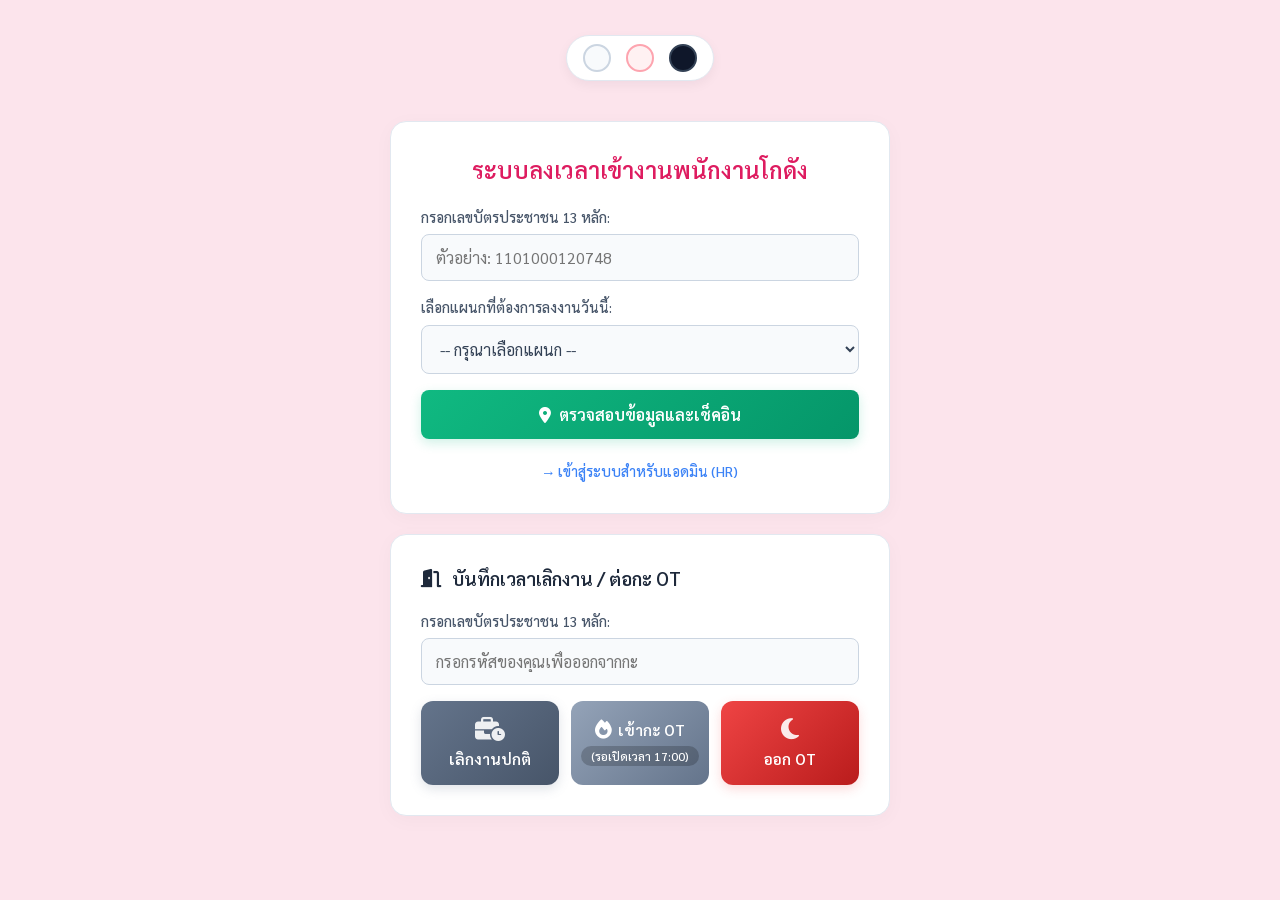
<file: index.html>
<!DOCTYPE html>
<html lang="th">
<head>
    <meta charset="UTF-8">
    <meta name="viewport" content="width=device-width, initial-scale=1.0">
    <title>ระบบลงเวลาเข้างานพนักงานโกดัง</title>
    <link rel="stylesheet" href="style.css?v=5">
    <link rel="stylesheet" href="https://cdnjs.cloudflare.com/ajax/libs/font-awesome/6.4.0/css/all.min.css">
    <link rel="preconnect" href="https://fonts.googleapis.com">
    <link rel="preconnect" href="https://fonts.gstatic.com" crossorigin>
    <link href="https://fonts.googleapis.com/css2?family=Prompt:wght@300;400;500;600;700&family=Sarabun:wght@300;400;500;600;700&display=swap" rel="stylesheet">
    <style>
        .hidden { display: none !important; }
        body { transition: background-color 0.3s, color 0.3s; }
        body.theme-white { background-color: #ffffff; color: #333333; }
        body.theme-pink { background-color: #fce4ec; color: #333333; }
        body.theme-black { background-color: #1a252f; color: #ffffff; }
        body.theme-black .card { background-color: #2c3e50; border-color: #34495e; color: #ffffff; }
        body.theme-black input, body.theme-black select { background-color: #34495e; color: white; border-color: #4f5d73; }
    </style>
</head>
<body class="theme-pink">

    <!-- 🎨 กล่องเลือกธีมสีพื้นหลัง -->
    <div class="theme-selector">
        <button class="theme-btn theme-white" onclick="changeTheme('white')" title="ธีมสีขาว"></button>
        <button class="theme-btn theme-pink" onclick="changeTheme('pink')" title="ธีมสีชมพู"></button>
        <button class="theme-btn theme-black" onclick="changeTheme('black')" title="ธีมสีดำ"></button>
    </div>

    <div class="container">
        <!-- 📇 ส่วนเช็คอินเข้างานประจำวัน -->
        <div id="checkin-section" class="card">
            <h2>ระบบลงเวลาเข้างานพนักงานโกดัง</h2>
            <div id="announcement-banner" style="display: none; background: linear-gradient(135deg, #f59e0b, #fbbf24); color: white; padding: 12px 15px; border-radius: 8px; margin-bottom: 20px; font-weight: 600; box-shadow: 0 4px 6px rgba(245, 158, 11, 0.2); align-items: center; gap: 10px;">
                <i class="fa-solid fa-bullhorn fa-lg"></i> <span id="announcement-text">ข้อความประกาศ</span>
            </div>
            <div class="form-group">
                <label for="citizen-id">กรอกเลขบัตรประชาชน 13 หลัก:</label>
                <input type="text" id="citizen-id" maxlength="13" placeholder="ตัวอย่าง: 1101000120748">
            </div>
            <div class="form-group">
                <label for="department-select">เลือกแผนกที่ต้องการลงงานวันนี้:</label>
                <select id="department-select">
                    <option value="">-- กรุณาเลือกแผนก --</option>
                    <option value="IT">IT</option>
                    <option value="Warehouse staff">Warehouse staff</option>
                    <option value="Content Creator">Content Creator</option>
                </select>
                <div id="lock-status-message" style="margin-top: 8px; font-size: 0.9rem; color: #10b981; font-weight: bold; display: none;"></div>
            </div>
            <button type="button" class="btn btn-success" onclick="handleCheckIn();">
                <i class="fa-solid fa-location-dot"></i> ตรวจสอบข้อมูลและเช็คอิน
            </button>
            <div style="text-align: center; margin-top: 20px;">
                <a href="admin.html" class="link-btn">→ เข้าสู่ระบบสำหรับแอดมิน (HR)</a>
            </div>
        </div>

        <!-- 🚪 ส่วนบันทึกเวลาเลิกงาน / ทำ OT -->
        <div id="checkout-section" class="card" style="margin-top: 20px;">
            <h3><i class="fa-solid fa-door-open"></i> บันทึกเวลาเลิกงาน / ต่อกะ OT</h3>
            <div class="form-group">
                <label for="checkout-citizen-id">กรอกเลขบัตรประชาชน 13 หลัก:</label>
                <input type="text" id="checkout-citizen-id" maxlength="13" placeholder="กรอกรหัสของคุณเพื่อออกจากกะ">
            </div>
            <div style="display: grid; grid-template-columns: repeat(auto-fit, minmax(110px, 1fr)); gap: 12px;">
                <button type="button" id="btn-action-checkout" onclick="handleCheckOut('normal')" class="btn" style="background: linear-gradient(135deg, #64748b 0%, #475569 100%); box-shadow: 0 4px 12px rgba(100, 116, 139, 0.2); display: flex; flex-direction: column; align-items: center; justify-content: center; padding: 16px 8px; gap: 8px; border: none; border-radius: 12px; color: white;">
                    <i class="fa-solid fa-business-time" style="font-size: 1.5rem; opacity: 0.9;"></i>
                    <span style="font-weight: 600; font-size: 0.95rem;">เลิกงานปกติ</span>
                </button>
                
                <button type="button" id="btn-action-ot" onclick="handleCheckOut('ot')" class="btn" style="background: linear-gradient(135deg, #ea580c 0%, #c2410c 100%); box-shadow: 0 4px 12px rgba(234, 88, 12, 0.2); display: flex; flex-direction: column; align-items: center; justify-content: center; padding: 16px 8px; gap: 6px; border: none; border-radius: 12px; color: white;">
                    <div style="display: flex; align-items: center; gap: 6px;">
                        <i class="fa-solid fa-fire" style="font-size: 1.2rem;"></i>
                        <span style="font-weight: 600; font-size: 0.95rem;">เข้ากะ OT</span>
                    </div>
                    <small id="ot-btn-status" style="font-weight: 500; opacity: 1; font-size: 0.75rem; background: rgba(0,0,0,0.2); padding: 3px 10px; border-radius: 20px; text-align: center; line-height: 1.2;"></small>
                </button>
                
                <button type="button" id="btn-action-ot-out" onclick="handleCheckOut('ot_out')" class="btn" style="background: linear-gradient(135deg, #ef4444 0%, #b91c1c 100%); box-shadow: 0 4px 12px rgba(239, 68, 68, 0.2); display: flex; flex-direction: column; align-items: center; justify-content: center; padding: 16px 8px; gap: 8px; border: none; border-radius: 12px; color: white;">
                    <i class="fa-solid fa-moon" style="font-size: 1.5rem; opacity: 0.9;"></i>
                    <span style="font-weight: 600; font-size: 0.95rem;">ออก OT</span>
                </button>
            </div>
        </div>

        <!-- 📝 ส่วนลงทะเบียนพนักงานใหม่ -->
        <div id="register-section" class="card hidden">
            <h2>ลงทะเบียนประวัติพนักงานใหม่</h2>
            <form id="register-form" onsubmit="event.preventDefault();">
                <div class="form-group">
                    <label for="firstname">ชื่อจริง:</label>
                    <input type="text" id="firstname" required>
                </div>
                <div class="form-group">
                    <label for="lastname">นามสกุล:</label>
                    <input type="text" id="lastname" required>
                </div>
                <div class="form-group">
                    <label for="phone">เบอร์โทรศัพท์ (10 หลัก):</label>
                    <input type="tel" id="phone" maxlength="10" required>
                </div>
                <button type="submit" class="btn btn-prime" onclick="submitRegistration();">
                    <i class="fa-solid fa-user-plus"></i> ยืนยันการลงทะเบียน
                </button>
                <button type="button" class="btn btn-neut" style="margin-top: 10px;" onclick="cancelRegistration();">
                    ยกเลิก
                </button>
            </form>
        </div>

        <!-- 💳 หน้าจอบัตร E-Card -->
        <div id="badge-section" class="badge-screen hidden">
            <div class="badge-content">
                <div id="badge-date"></div>
                <div id="badge-clock">00:00:00</div>
                
                <div class="badge-card-premium">
                    <div class="ecard-header">
                        <span class="company-logo"><i class="fa-solid fa-warehouse"></i> BL WAREHOUSE</span>
                        <span class="ecard-type">DIGITAL PASS</span>
                    </div>
                    <div class="ecard-body">
                        <div class="avatar-placeholder">
                            <i class="fa-solid fa-user-tie"></i>
                        </div>
                        <div id="badge-name" class="emp-name-premium">พนักงาน รายวัน</div>
                        <div id="badge-dept" class="emp-dept-premium">แผนกวันนี้: -</div>
                        <div id="badge-ot-detail" style="margin-top: 15px; font-size: 0.9rem; color: #475569; line-height: 1.6;"></div>
                    </div>
                    <div class="ecard-footer">
                        <span class="fake-barcode">|||| | || ||| || |||</span>
                        <span id="badge-status-tag" class="status-tag-premium">สแกนผ่าน GPS เรียบร้อย</span>
                    </div>
                </div>
                <button id="btn-back" onclick="backToMain()" class="btn-clear" style="margin-top: 20px; padding: 10px 20px; cursor: pointer;">กลับหน้าหลัก</button>
            </div>
        </div>
    </div>

    <script src="app.js?v=16"></script>
</body>
</html>
</file>
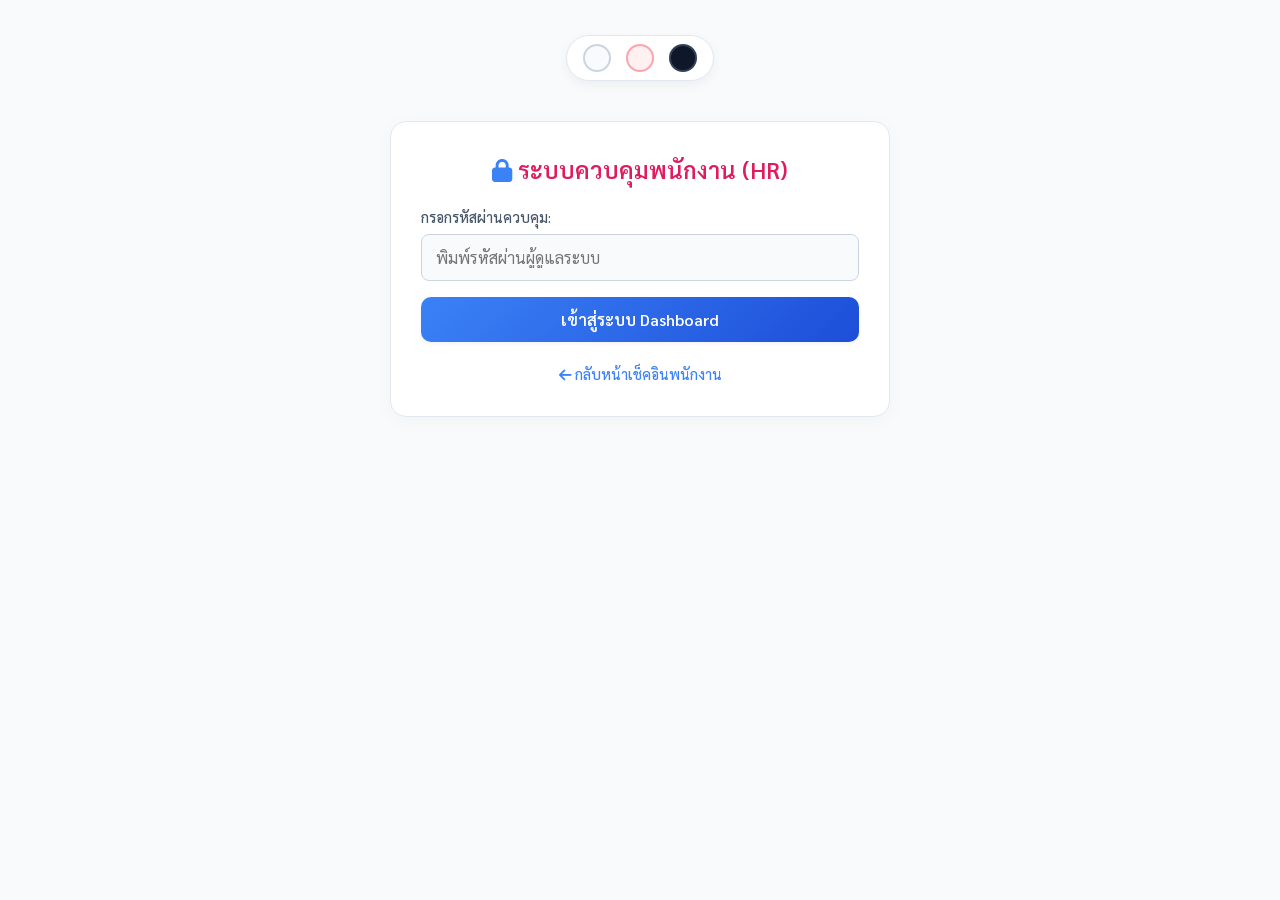
<file: admin.html>
<!DOCTYPE html>
<html lang="th">
<head>
    <meta charset="UTF-8">
    <meta name="viewport" content="width=device-width, initial-scale=1.0">
    <title>Admin Dashboard - Employee Shift System</title>
    <link href="https://fonts.googleapis.com/css2?family=Sarabun:wght@300;400;500;600;700&display=swap" rel="stylesheet">
    <link rel="stylesheet" href="https://cdnjs.cloudflare.com/ajax/libs/font-awesome/6.4.0/css/all.min.css">
    <link rel="stylesheet" href="style.css?v=5">
    <style>
        .search-box { margin-bottom: 10px; position: relative; }
        .search-box input { padding-left: 35px !important; }
        .search-box i { position: absolute; left: 12px; top: 50%; transform: translateY(-50%); color: #94a3b8; }
        .employee-checkbox-list {
            max-height: 150px; overflow-y: auto; border: 1px solid #cbd5e1; border-radius: 8px;
            padding: 8px; background-color: #f8fafc; margin-bottom: 12px;
        }
        .employee-item { display: flex; align-items: center; gap: 8px; padding: 6px 4px; border-bottom: 1px solid #f1f5f9; }
        .employee-item:last-child { border-bottom: none; }
        .employee-item input[type="checkbox"] { width: auto; cursor: pointer; }
        .employee-item label { margin-bottom: 0; cursor: pointer; font-weight: 400; font-size: 0.9rem; }
    </style>
</head>
<body>
    <!-- 🎨 กล่องเลือกธีมสีพื้นหลัง (Theme Selector) -->
<div class="theme-selector">
    <button class="theme-btn theme-white" onclick="changeTheme('white')" title="ธีมสีขาว"></button>
    <button class="theme-btn theme-pink" onclick="changeTheme('pink')" title="ธีมสีชมพู"></button>
    <button class="theme-btn theme-black" onclick="changeTheme('black')" title="ธีมสีดำ"></button>
</div>

    <div id="admin-login-section" class="container">
        <div class="card">
            <h2><i class="fa-solid fa-lock" style="color: #3b82f6;"></i> ระบบควบคุมพนักงาน (HR)</h2>
            <form id="admin-login-form">
                <div class="form-group">
                    <label for="admin-password">กรอกรหัสผ่านควบคุม:</label>
                    <input type="password" id="admin-password" placeholder="พิมพ์รหัสผ่านผู้ดูแลระบบ" required>
                </div>
                <button type="submit" class="btn-modern btn-prime" style="width: 100%; padding: 12px; font-size: 1rem;">เข้าสู่ระบบ Dashboard</button>
            </form>
            <div style="text-align: center; margin-top: 20px;">
                <a href="index.html" class="link-btn"><i class="fa-solid fa-arrow-left"></i> กลับหน้าเช็คอินพนักงาน</a>
            </div>
        </div>
    </div>

    <div id="admin-dashboard-section" class="admin-container hidden">
        
        <div class="nav-bar">
            <h2><i class="fa-solid fa-chart-pie" style="color: #3b82f6;"></i> แผงจัดการระบบลงเวลาและโควตากะงาน</h2>
            <button id="btn-logout" class="btn-modern btn-dang"><i class="fa-solid fa-power-off"></i> ออกจากระบบ</button>
        </div>

        <div class="grid-layout">
            
            <div class="left-column">
                
                <div class="card">
                    <h3><i class="fa-solid fa-list-check" style="color: #10b981;"></i> แผนก & จัดการโควตาเข้างาน</h3>
                    <form id="dept-manager-form">
                        <div class="form-group">
                            <label>ชื่อแผนกใหม่:</label>
                            <input type="text" id="manage-dept-name" required placeholder="เช่น IT, แพ็คของ, ขนส่ง">
                        </div>
                        <div class="form-group">
                            <label>จำนวนโควตารองรับสูงสุด (คน):</label>
                            <input type="number" id="manage-dept-limit" min="1" required placeholder="เช่น 15">
                        </div>
                        <button type="submit" id="btn-submit-dept" class="btn-modern btn-succ" style="width: 100%;"><i class="fa-solid fa-plus"></i> เพิ่มหรือบันทึกแผนก</button>
                    </form>

                    <table id="dept-table">
                        <thead>
                            <tr>
                                <th>ชื่อแผนก</th>
                                <th>โควตา (มาแล้ว/จำกัด)</th>
                                <th style="text-align: center;">การจัดการ</th>
                            </tr>
                        </thead>
                        <tbody></tbody>
                    </table>
                </div>

                <div class="card" style="margin-top: 20px;">
                    <h3><i class="fa-solid fa-business-time" style="color: #8b5cf6;"></i> ตั้งเวลา เปิด-ปิด ระบบเช็คอิน</h3>
                    <form id="checkin-window-form">
                        <div style="display: flex; gap: 10px; margin-bottom: 16px;">
                            <div class="form-group" style="flex: 1; margin-bottom: 0;">
                                <label>เวลาเปิด (Start Time):</label>
                                <input type="time" id="checkin-start" required style="width: 100%; padding: 8px; border-radius: 6px; border: 1px solid #cbd5e1;">
                            </div>
                            <div class="form-group" style="flex: 1; margin-bottom: 0;">
                                <label>เวลาปิด (End Time):</label>
                                <input type="time" id="checkin-end" required style="width: 100%; padding: 8px; border-radius: 6px; border: 1px solid #cbd5e1;">
                            </div>
                        </div>
                        <button type="submit" class="btn-modern btn-prime" style="width: 100%;"><i class="fa-solid fa-save"></i> บันทึกเวลาเปิด-ปิด</button>
                    </form>
                </div>

                <div class="card" style="margin-top: 20px;">
                    <h3><i class="fa-solid fa-fire" style="color: #ea580c;"></i> ตั้งค่าเปิด-ปิด รับเข้ากะ OT</h3>
                    <form id="ot-window-form">
                        <div style="display: flex; gap: 10px; margin-bottom: 16px;">
                            <div class="form-group" style="flex: 1; margin-bottom: 0;">
                                <label>เวลาเปิดรับ OT:</label>
                                <input type="time" id="ot-start" required style="width: 100%; padding: 8px; border-radius: 6px; border: 1px solid #cbd5e1;">
                            </div>
                            <div class="form-group" style="flex: 1; margin-bottom: 0;">
                                <label>เวลาปิดรับ OT:</label>
                                <input type="time" id="ot-end" required style="width: 100%; padding: 8px; border-radius: 6px; border: 1px solid #cbd5e1;">
                            </div>
                        </div>
                        <div class="form-group" style="margin-bottom: 16px;">
                            <label>จำนวนที่รับโควตา OT (คน):</label>
                            <input type="number" id="ot-limit" required min="1" style="width: 100%; padding: 8px; border-radius: 6px; border: 1px solid #cbd5e1;">
                        </div>
                        <button type="submit" class="btn-modern btn-neut" style="width: 100%; background: linear-gradient(135deg, #ea580c 0%, #c2410c 100%);"><i class="fa-solid fa-save"></i> บันทึกตั้งค่า OT</button>
                    </form>
                    <div style="margin-top: 15px; padding: 10px; background: #f8fafc; border-radius: 8px; text-align: center; border: 1px dashed #cbd5e1;">
                        <span style="color: #475569; font-weight: 600;">คนเข้า OT ปัจจุบัน: <span id="ot-current-display" style="color: #ea580c; font-size: 1.2rem;">0</span> คน</span>
                    </div>
                </div>

            </div>
            
            <div class="left-column">
                <div class="card">
                    <h3><i class="fa-solid fa-bullhorn" style="color: #f59e0b;"></i> ป้ายประกาศข่าวสาร (Announcement Board)</h3>
                    <form id="announcement-form">
                        <div class="form-group">
                            <label>ข้อความประกาศ:</label>
                            <textarea id="announcement-input" rows="3" placeholder="ตัวอย่าง: ประกาศด่วน! วันนี้ OT 3 ชั่วโมง" style="width: 100%; padding: 8px; border-radius: 6px; border: 1px solid #cbd5e1; resize: vertical;"></textarea>
                        </div>
                        <div class="form-group" style="display: flex; align-items: center; gap: 10px;">
                            <input type="checkbox" id="announcement-active" style="width: 20px; height: 20px;">
                            <label for="announcement-active" style="margin-bottom: 0; cursor: pointer;">เปิดแสดงป้ายประกาศให้พนักงานเห็น</label>
                        </div>
                        <button type="submit" class="btn-modern btn-succ" style="width: 100%;"><i class="fa-solid fa-broadcast-tower"></i> บันทึกและเผยแพร่ประกาศ</button>
                    </form>
                </div>
                
                <div class="card">
                    <h3><i class="fa-solid fa-user-lock" style="color: #ef4444;"></i> ระบบจองแผนกล่วงหน้า (Multi-Select)</h3>
                    <form id="lock-employee-form">
                        <div class="form-group">
                            <label>ค้นหาและเลือกพนักงาน:</label>
                            <div class="search-box">
                                <i class="fa-solid fa-magnifying-glass"></i>
                                <input type="text" id="emp-search-input" placeholder="พิมพ์เพื่อค้นหาพนักงาน...">
                            </div>
                            <div class="employee-checkbox-list" id="emp-checkbox-container"></div>
                        </div>
                        <div class="form-group">
                            <label>แผนกที่ต้องการระบุสิทธิ์จอง:</label>
                            <select id="lock-select-department" required></select>
                        </div>
                        <button type="submit" class="btn-modern btn-dang" style="width: 100%;"><i class="fa-solid fa-lock"></i> ยืนยันการจองสิทธิ์กลุ่มที่เลือก</button>
                    </form>
                </div>
            </div>

        </div>

        <div class="card" style="margin-top: 25px;">
            <div style="display: flex; justify-content: space-between; align-items: center; margin-bottom: 20px; flex-wrap: wrap; gap: 10px;">
                <h3 style="margin-bottom:0;"><i class="fa-solid fa-user-clock" style="color: #3b82f6;"></i> รายชื่อพนักงานเข้างานวันนี้</h3>
                <div style="display: flex; gap: 10px; align-items: center;">
                    <input type="time" id="auto-clear-time" style="padding: 8px; border-radius: 6px; border: 1px solid #cbd5e1;">
                    <button id="btn-set-auto-clear" class="btn-modern btn-prime"><i class="fa-solid fa-clock"></i> ตั้งเวลาลบ</button>
                    <button id="btn-clear-all-today" class="btn-modern btn-dang"><i class="fa-solid fa-trash-can"></i> ลบเดี๋ยวนี้</button>
                </div>
            </div>
            <div id="auto-clear-status" style="font-size: 0.95rem; color: #059669; margin-bottom: 15px; display: none; background: #ecfdf5; padding: 10px 15px; border-radius: 6px; border: 1px solid #a7f3d0; align-items: center; justify-content: space-between;">
                <div><i class="fa-solid fa-circle-check"></i> ระบบจะล้างข้อมูลอัตโนมัติเวลา: <span id="auto-clear-time-display" style="font-weight: bold; font-size: 1.05rem; margin-left: 5px;"></span> น.</div>
                <button id="btn-cancel-auto-clear" style="background: none; border: none; color: #ef4444; cursor: pointer; text-decoration: underline; font-size: 0.9rem;"><i class="fa-solid fa-xmark"></i> ยกเลิกการตั้งเวลา</button>
            </div>
            <div class="search-box" style="max-width: 380px; margin-bottom: 15px;">
                <i class="fa-solid fa-magnifying-glass"></i>
                <input type="text" id="attendance-search-input" placeholder="พิมพ์ชื่อ, แผนก หรือเลข ปชช. เพื่อค้นหา...">
            </div>
            <table id="attendance-table">
                <thead>
                    <tr>
                        <th style="width: 22%;">เลขบัตรประชาชน</th>
                        <th style="width: 28%;">ชื่อ / แผนกงาน</th>
                        <th style="width: 25%; text-align: center;">เวลาเข้างาน</th>
                        <th style="width: 25%; text-align: center;">การจัดการกะ & OT</th>
                    </tr>
                </thead>
                <tbody></tbody>
            </table>
        </div>

        <div class="card">
            <div style="display: flex; justify-content: space-between; align-items: center; margin-bottom: 20px; flex-wrap: wrap; gap: 10px;">
                <h3 style="margin-bottom:0;"><i class="fa-solid fa-clock-rotate-left" style="color: #8b5cf6;"></i> ประวัติย้อนหลัง & ดาวน์โหลด Excel (History Log)</h3>
                <div style="display: flex; gap: 10px; align-items: center;">
                    <input type="date" id="history-date-picker" style="padding: 8px; border-radius: 6px; border: 1px solid #cbd5e1;">
                    <button id="btn-export-excel" class="btn-modern" style="background-color: #de1c60; color: white;"><i class="fa-solid fa-file-excel"></i> ดาวน์โหลด Excel</button>
                </div>
            </div>
            <table id="history-table">
                <thead>
                    <tr style="background-color: #f8fafc;">
                        <th>วันที่</th>
                        <th>รหัส ปชช.</th>
                        <th>ชื่อพนักงาน / แผนก</th>
                        <th>เวลาเข้างาน</th>
                        <th>เวลาเลิกงาน</th>
                        <th>จำนวน ชม. OT</th>
                        <th>ยอดเงิน OT</th>
                        <th>สถานะ</th>
                    </tr>
                </thead>
                <tbody>
                    <!-- History Data -->
                </tbody>
            </table>
        </div>

        <div class="card">
            <div style="display: flex; justify-content: space-between; align-items: center; margin-bottom: 20px; flex-wrap: wrap; gap: 10px;">
                <h3 style="margin-bottom:0;"><i class="fa-solid fa-user-ninja" style="color: #f59e0b;"></i> พนักงานที่ไม่ได้เข้างานนานเกิน 7 วัน (พิจารณาคัดชื่อออก)</h3>
                <button id="btn-clear-all-inactive" class="btn-modern btn-dang"><i class="fa-solid fa-users-slash"></i> ลบผู้ที่ขาดงานทั้งหมด</button>
            </div>
            <table id="inactive-employees-table">
                <thead>
                    <tr style="background-color: #fff5f5;">
                        <th>เลขบัตรประชาชน</th>
                        <th>ชื่อ-นามสกุล</th>
                        <th>ความเคลื่อนไหวล่าสุด</th>
                        <th style="text-align: center;">การจัดการบัญชี</th>
                    </tr>
                </thead>
                <tbody></tbody>
            </table>
        </div>

        <div class="card">
            <h3><i class="fa-solid fa-database" style="color: #64748b;"></i> ทำเนียบพนักงานที่ลงทะเบียนในระบบทั้งหมด</h3>
            <table id="all-employees-table">
                <thead>
                    <tr>
                        <th>เลขบัตรประชาชน</th>
                        <th>ชื่อ-นามสกุล</th>
                        <th>เบอร์โทรศัพท์</th>
                        <th>ความเคลื่อนไหวล่าสุด / สถานะล็อกสิทธิ์</th>
                    </tr>
                </thead>
                <tbody></tbody>
            </table>
        </div>
    </div>

    <!-- Modal สำหรับแก้ไขพนักงาน -->
    <div id="emp-edit-modal" style="display: none; position: fixed; top: 0; left: 0; width: 100%; height: 100%; background: rgba(0,0,0,0.5); z-index: 1000; justify-content: center; align-items: center;">
        <div style="background: white; padding: 25px; border-radius: 12px; width: 90%; max-width: 400px; box-shadow: 0 10px 25px rgba(0,0,0,0.2);">
            <h3 style="margin-top: 0; color: #1e293b; border-bottom: 2px solid #e2e8f0; padding-bottom: 10px;"><i class="fa-solid fa-pen-to-square"></i> แก้ไขข้อมูลพนักงาน</h3>
            
            <input type="hidden" id="edit-emp-old-id">
            
            <div class="form-group" style="margin-top: 15px;">
                <label style="color: #475569; font-weight: 500;">เลขบัตรประชาชน (13 หลัก):</label>
                <input type="text" id="edit-emp-id" style="width: 100%; padding: 10px; border-radius: 6px; border: 1px solid #cbd5e1; margin-top: 5px;">
            </div>
            
            <div style="display: flex; gap: 10px; margin-top: 10px;">
                <div class="form-group" style="flex: 1;">
                    <label style="color: #475569; font-weight: 500;">ชื่อ:</label>
                    <input type="text" id="edit-emp-fname" style="width: 100%; padding: 10px; border-radius: 6px; border: 1px solid #cbd5e1; margin-top: 5px;">
                </div>
                <div class="form-group" style="flex: 1;">
                    <label style="color: #475569; font-weight: 500;">นามสกุล:</label>
                    <input type="text" id="edit-emp-lname" style="width: 100%; padding: 10px; border-radius: 6px; border: 1px solid #cbd5e1; margin-top: 5px;">
                </div>
            </div>

            <div class="form-group" style="margin-top: 10px;">
                <label style="color: #475569; font-weight: 500;">เบอร์โทรศัพท์ (ถ้ามี):</label>
                <input type="text" id="edit-emp-phone" style="width: 100%; padding: 10px; border-radius: 6px; border: 1px solid #cbd5e1; margin-top: 5px;">
            </div>
            
            <div style="display: flex; gap: 10px; margin-top: 20px;">
                <button onclick="saveEmployeeEdit()" class="btn-modern btn-prime" style="flex: 1;"><i class="fa-solid fa-save"></i> บันทึกข้อมูล</button>
                <button onclick="closeEmpModal()" class="btn-modern btn-dang" style="flex: 1;"><i class="fa-solid fa-xmark"></i> ยกเลิก</button>
            </div>
        </div>
    </div>

    <!-- Modal สำหรับแก้ไขแผนก -->
    <div id="dept-edit-modal" style="display: none; position: fixed; top: 0; left: 0; width: 100%; height: 100%; background: rgba(0,0,0,0.5); z-index: 1000; justify-content: center; align-items: center;">
        <div style="background: white; padding: 25px; border-radius: 12px; width: 90%; max-width: 400px; box-shadow: 0 10px 25px rgba(0,0,0,0.2);">
            <h3 style="margin-top: 0; color: #1e293b; border-bottom: 2px solid #e2e8f0; padding-bottom: 10px;"><i class="fa-solid fa-pen"></i> แก้ไขข้อมูลแผนก</h3>
            
            <input type="hidden" id="edit-dept-index">
            
            <div class="form-group" style="margin-top: 15px;">
                <label style="color:#475569; font-weight:600;">ชื่อแผนก:</label>
                <input type="text" id="edit-dept-name" style="width:100%; padding:10px; border:1px solid #cbd5e1; border-radius:6px; margin-top:5px;">
            </div>
            
            <div class="form-group" style="margin-top: 15px;">
                <label style="color:#475569; font-weight:600;">โควตารับพนักงานสูงสุด (คน):</label>
                <input type="number" id="edit-dept-limit" min="1" style="width:100%; padding:10px; border:1px solid #cbd5e1; border-radius:6px; margin-top:5px;">
            </div>
            
            <div style="display: flex; gap: 10px; margin-top: 20px;">
                <button class="btn-modern btn-prime" style="flex: 1; padding: 10px;" onclick="saveDepartmentEdit()">บันทึก</button>
                <button class="btn-modern" style="flex: 1; padding: 10px; background:#94a3b8; color:white;" onclick="closeDeptModal()">ยกเลิก</button>
            </div>
        </div>
    </div>

    <script src="admin.js?v=19"></script>
</body>
</html>
</file>
<file: style.css>
/* ==========================================
   ✨ PREMIUM CLEAN, MODERN & MOBILE-FRIENDLY THEME
   ========================================== */
* {
    box-sizing: border-box;
    margin: 0;
    padding: 0;
    font-family: 'Sarabun', 'Prompt', sans-serif;
}

body {
    background-color: #f8fafc;
    color: #0f172a;
    padding: 20px;
    line-height: 1.5;
    -webkit-tap-highlight-color: transparent;
    transition: background-color 0.3s ease;
}

.container {
    width: 100%;
    max-width: 500px;
    margin: 40px auto;
}

.admin-container {
    width: 100%;
    max-width: 1300px;
    margin: 0 auto;
    display: flex;
    flex-direction: column;
    gap: 25px;
}

.card {
    background: #ffffff;
    border-radius: 16px;
    padding: 30px;
    box-shadow: 0 4px 20px rgba(15, 23, 42, 0.03);
    border: 1px solid #e2e8f0;
    width: 100%;
}

.nav-bar {
    display: flex;
    justify-content: space-between;
    align-items: center;
    background: linear-gradient(135deg, #1e293b 0%, #0f172a 100%);
    padding: 18px 30px;
    border-radius: 16px;
    color: #ffffff;
    box-shadow: 0 10px 25px rgba(15, 23, 42, 0.15);
    gap: 15px;
}

.nav-bar h2 {
    color: #ffffff;
    font-size: 1.35rem;
    font-weight: 600;
    margin: 0;
    display: flex;
    align-items: center;
    gap: 10px;
    text-align: left;
}

.grid-layout {
    display: grid;
    grid-template-columns: 1fr 1.3fr;
    gap: 25px;
    align-items: start;
}

.left-column {
    display: flex;
    flex-direction: column;
    gap: 25px;
    width: 100%;
}

h2 {
    color: #de1c60;
    font-size: 1.45rem;
    margin-bottom: 20px;
    text-align: center;
    font-weight: 600;
}

h3 {
    color: #1e293b;
    font-size: 1.15rem;
    font-weight: 600;
    margin-bottom: 18px;
    display: flex;
    align-items: center;
    gap: 10px;
}

.form-group {
    margin-bottom: 16px;
}

label {
    display: block;
    margin-bottom: 6px;
    font-weight: 500;
    color: #475569;
    font-size: 0.9rem;
}

input[type="text"], input[type="password"], input[type="number"], input[type="tel"], select {
    width: 100%;
    padding: 12px 14px;
    border: 1px solid #cbd5e1;
    border-radius: 8px;
    font-size: 1rem;
    background-color: #f8fafc;
    transition: all 0.2s ease;
    color: #334155;
}

input:focus, select:focus {
    outline: none;
    border-color: #3b82f6;
    background-color: #ffffff;
    box-shadow: 0 0 0 3px rgba(59, 130, 246, 0.15);
}

.btn {
    width: 100%;
    padding: 14px;
    border: none;
    border-radius: 8px;
    font-size: 1rem;
    font-weight: 600;
    color: #ffffff;
    background: linear-gradient(135deg, #de1c60 0%, #b01046 100%);
    cursor: pointer;
    box-shadow: 0 4px 12px rgba(222, 28, 96, 0.2);
    transition: all 0.2s ease;
    display: flex;
    align-items: center;
    justify-content: center;
    gap: 8px;
}

.btn:hover {
    transform: translateY(-1px);
    box-shadow: 0 6px 15px rgba(222, 28, 96, 0.3);
}

.btn-success {
    background: linear-gradient(135deg, #10b981 0%, #059669 100%);
    box-shadow: 0 4px 12px rgba(16, 185, 129, 0.2);
}

.hidden { display: none !important; }
.link-btn { color: #3b82f6; text-decoration: none; font-size: 0.9rem; font-weight: 500; }

table {
    width: 100%;
    border-collapse: separate;
    border-spacing: 0;
    margin-top: 15px;
    border-radius: 8px;
    overflow: hidden;
    border: 1px solid #e2e8f0;
}

th {
    background-color: #f8fafc;
    color: #475569;
    font-weight: 600;
    padding: 14px 12px;
    border-bottom: 2px solid #edf2f7;
    font-size: 0.875rem;
    text-align: left;
}

td {
    padding: 16px 12px;
    border-bottom: 1px solid #f1f5f9;
    color: #334155;
    vertical-align: middle;
    font-size: 0.925rem;
    background-color: #ffffff;
    text-align: left;
}

tr:last-child td { border-bottom: none; }
tr:hover td { background-color: #f8fafc; }

.status-tag {
    display: inline-flex;
    align-items: center;
    padding: 6px 14px;
    border-radius: 50px;
    font-size: 0.8rem;
    font-weight: 600;
    background-color: #e0f2fe;
    color: #0369a1;
    border: 1px solid #bae6fd;
    white-space: nowrap;
}

.btn-modern {
    padding: 10px 18px;
    border-radius: 10px;
    border: none;
    font-size: 0.875rem;
    font-weight: 600;
    cursor: pointer;
    transition: all 0.2s cubic-bezier(0.4, 0, 0.2, 1);
    display: inline-flex;
    align-items: center;
    justify-content: center;
    gap: 8px;
    box-shadow: 0 2px 4px rgba(15, 23, 42, 0.05);
}

.btn-table-action {
    padding: 6px 14px !important;
    font-size: 0.8rem !important;
    border-radius: 6px !important;
    white-space: nowrap !important; 
    display: inline-flex !important;
    width: auto !important;
}

.btn-modern:hover {
    transform: translateY(-1px);
    box-shadow: 0 4px 12px rgba(15, 23, 42, 0.08);
    filter: brightness(1.05);
}

.btn-prime { background: linear-gradient(135deg, #3b82f6 0%, #1d4ed8 100%); color: white; }
.btn-dang { background: linear-gradient(135deg, #ef4444 0%, #dc2626 100%); color: white; }
.btn-neut { background: linear-gradient(135deg, #64748b 0%, #475569 100%); color: white; }
.btn-warn { background: linear-gradient(135deg, #f59e0b 0%, #d97706 100%); color: white; }

.lock-badge {
    background-color: #fee2e2;
    color: #ef4444;
    padding: 2px 8px;
    border-radius: 9999px;
    font-size: 0.75rem;
    font-weight: 600;
    border: 1px solid #fecaca;
    display: inline-flex;
    align-items: center;
    gap: 4px;
}

/* ==========================================
   💳 DIGITAL E-CARD WIDGET
   ========================================== */
.badge-screen {
    position: fixed;
    top: 0; left: 0; right: 0; bottom: 0;
    display: flex;
    flex-direction: column;
    justify-content: center;
    align-items: center;
    padding: 20px;
    z-index: 999;
}
.badge-content { width: 100%; max-width: 380px; text-align: center; }
#badge-date { color: rgba(255, 255, 255, 0.9); font-size: 1.1rem; margin-bottom: 4px; font-weight: 500; }
#badge-clock { color: #ffffff; font-size: 2.8rem; font-weight: 700; margin-bottom: 25px; }

.badge-card-premium {
    background: #ffffff;
    width: 100%;
    border-radius: 20px;
    box-shadow: 0 20px 40px rgba(0, 0, 0, 0.2);
    overflow: hidden;
}
.ecard-header { background: linear-gradient(135deg, #1e293b 0%, #0f172a 100%); padding: 16px 20px; display: flex; justify-content: space-between; align-items: center; border-bottom: 3px solid #de1c60; }
.company-logo { color: #ffffff; font-weight: 700; font-size: 1rem; }
.ecard-type { font-size: 0.75rem; background-color: rgba(222, 28, 96, 0.15); color: #de1c60; padding: 3px 8px; border-radius: 6px; font-weight: 600; }
.ecard-body { padding: 30px 20px; text-align: center; }
.avatar-placeholder { width: 80px; height: 80px; background-color: #f1f5f9; border-radius: 50%; margin: 0 auto 15px auto; display: flex; justify-content: center; align-items: center; color: #94a3b8; font-size: 2.2rem; }
.emp-name-premium { font-size: 1.35rem; font-weight: 600; color: #0f172a; margin-bottom: 4px; }
.emp-dept-premium { font-size: 1rem; color: #de1c60; font-weight: 500; }
.ecard-footer { background-color: #f8fafc; padding: 12px 20px; border-top: 1px dashed #e2e8f0; display: flex; justify-content: space-between; align-items: center; }
.fake-barcode { font-family: monospace; font-size: 0.8rem; color: #64748b; }
.status-tag-premium { display: inline-flex; align-items: center; gap: 4px; background-color: #e6fbf1; color: #059669; padding: 4px 10px; border-radius: 6px; font-weight: 600; font-size: 0.75rem; }

.btn-clear {
    background: rgba(255, 255, 255, 0.25); border: 2px solid #ffffff; color: #ffffff;
    padding: 10px 24px; border-radius: 50px; font-size: 0.95rem; font-weight: 600; margin-top: 25px; cursor: pointer; backdrop-filter: blur(5px);
}

/* ==========================================
   🎨 THEME SELECTOR STYLES
   ========================================== */
.theme-selector {
    display: flex;
    justify-content: center;
    gap: 15px;
    margin: 15px auto;
    background: #ffffff;
    padding: 8px 16px;
    border-radius: 50px;
    width: fit-content;
    box-shadow: 0 4px 12px rgba(15, 23, 42, 0.05);
    border: 1px solid #e2e8f0;
}
.theme-btn { width: 28px; height: 28px; border-radius: 50%; border: 2px solid #cbd5e1; cursor: pointer; transition: all 0.2s ease; }
.theme-btn:hover { transform: scale(1.15); }
.theme-white { background-color: #f8fafc; border-color: #cbd5e1; }
.theme-pink { background-color: #fff1f2; border-color: #fda4af; }
.theme-black { background-color: #0f172a; border-color: #334155; }

body.theme-mode-white { background-color: #f8fafc !important; }
body.theme-mode-pink { background-color: #fff1f2 !important; }
body.theme-mode-black { background-color: #0f172a !important; }

body.theme-mode-black .card, body.theme-mode-black .nav-bar { background: #1e293b; border-color: #334155; }
body.theme-mode-black label { color: #94a3b8; }
body.theme-mode-black h3, body.theme-mode-black h2 { color: #f1f5f9; }
body.theme-mode-black th { background-color: #0f172a; color: #94a3b8; border-bottom: 2px solid #334155; }
body.theme-mode-black td { background-color: #1e293b; color: #e2e8f0; border-bottom: 1px solid #334155; }
body.theme-mode-black tr:hover td { background-color: #334155; }
body.theme-mode-black .theme-selector { background: #1e293b; border-color: #334155; }
body.theme-mode-black strong { color: #f8fafc; }

body.theme-mode-black .employee-checkbox-list { background-color: #0f172a; border-color: #334155; }
body.theme-mode-black .employee-item { border-bottom-color: #334155; }

/* 🏷️ Badge & Tag fixes for Dark Mode */
.status-tag-dept { background: #e2e8f0; color: #334155; padding: 2px 8px; border-radius: 4px; font-size: 0.75rem; font-weight: 600; display: inline-block; margin-top: 4px; white-space: nowrap; }
.text-time { color: #1e40af; background: #eff6ff; padding: 4px 10px; border-radius: 6px; font-weight: 500; font-size: 0.85rem; border: 1px solid #dbeafe; display: inline-block; white-space: nowrap; }

body.theme-mode-black .status-tag { background-color: rgba(14, 165, 233, 0.2) !important; color: #38bdf8 !important; border-color: rgba(56, 189, 248, 0.3) !important; }
body.theme-mode-black .status-tag[style*="#fff7ed"] { background-color: rgba(249, 115, 22, 0.2) !important; color: #fdba74 !important; border-color: rgba(251, 146, 60, 0.3) !important; }
body.theme-mode-black .status-tag[style*="#f1f5f9"] { background-color: rgba(148, 163, 184, 0.2) !important; color: #cbd5e1 !important; border-color: rgba(148, 163, 184, 0.3) !important; }

body.theme-mode-black .status-tag-dept { background: rgba(255, 255, 255, 0.1); color: #e2e8f0; }
body.theme-mode-black .text-time { background: rgba(59, 130, 246, 0.15); color: #60a5fa; border-color: rgba(59, 130, 246, 0.3); }

/* ==========================================
   📱 MOBILE RESPONSIVE QUERIES
   ========================================== */
@media (max-width: 991px) {
    body { padding: 12px; }
    .container { margin: 20px auto; }
    .nav-bar { flex-direction: column; align-items: stretch; padding: 15px; text-align: center; gap: 12px; }
    .nav-bar h2 { justify-content: center; font-size: 1.15rem; }
    .nav-bar div { display: flex; justify-content: center; }
    .grid-layout { grid-template-columns: 1fr; gap: 20px; }
    .card { padding: 20px 15px; }
    table { display: block; width: 100%; overflow-x: auto; -webkit-overflow-scrolling: touch; }
    th, td { padding: 12px 10px !important; font-size: 0.85rem !important; white-space: nowrap !important; }
    #checkout-form div[style*="display: flex"] { flex-direction: column !important; gap: 10px !important; }
}

@keyframes pulse-fire {
    0% { transform: scale(1); box-shadow: 0 4px 12px rgba(234, 88, 12, 0.4); }
    50% { transform: scale(1.02); box-shadow: 0 4px 20px rgba(234, 88, 12, 0.8); }
    100% { transform: scale(1); box-shadow: 0 4px 12px rgba(234, 88, 12, 0.4); }
}
</file>
